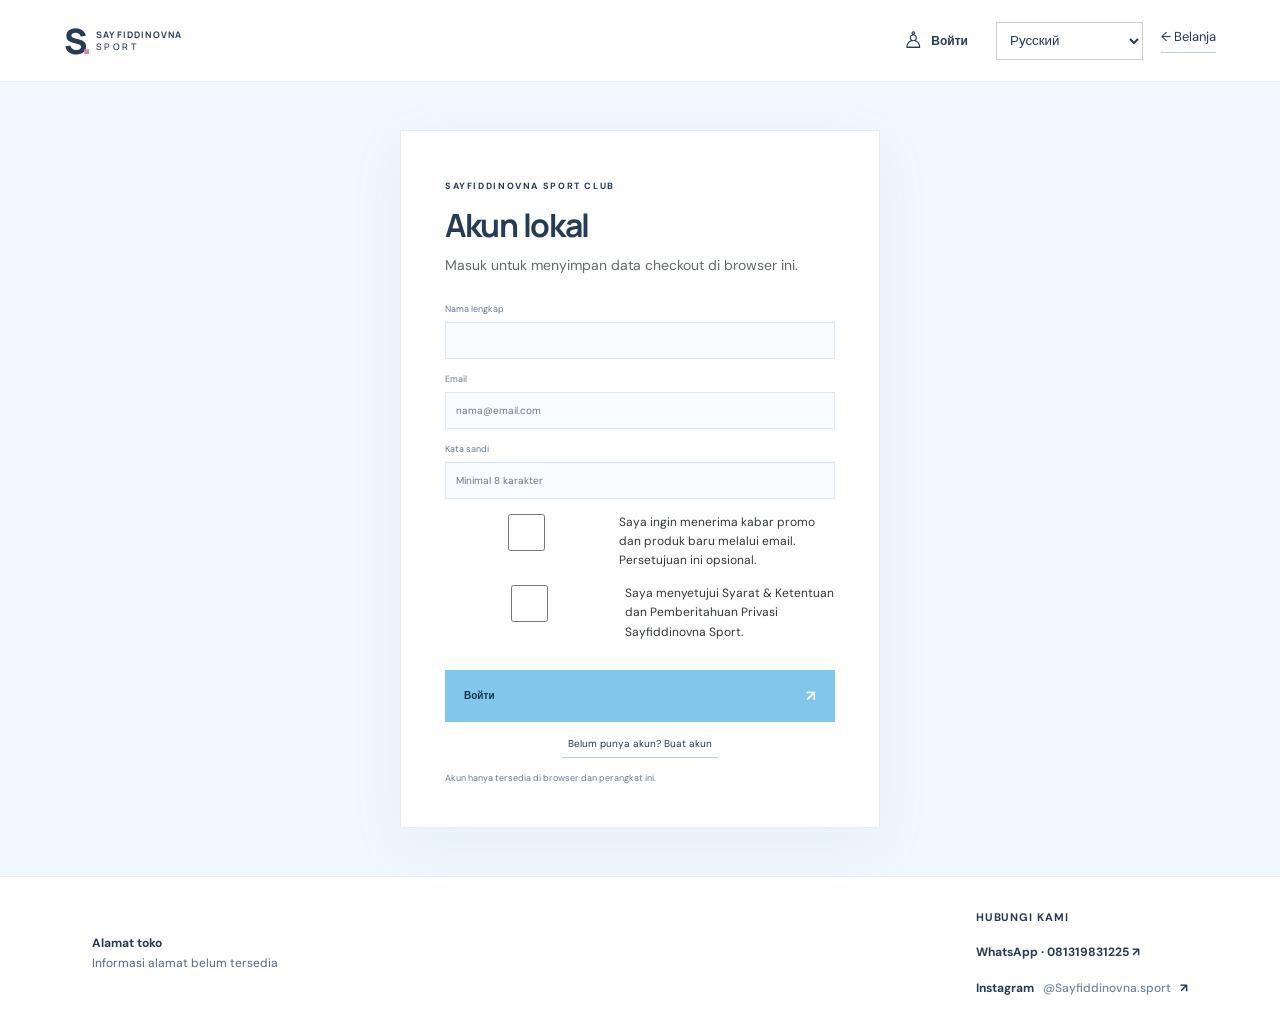
<file: akun.html>
<!doctype html>
<html lang="ru">
<head>
  <meta charset="utf-8">
  <meta name="viewport" content="width=device-width, initial-scale=1">
  <meta name="description" content="Kelola informasi akun Sayfiddinovna Sport.">
  <title>Akun saya — Sayfiddinovna Sport</title>
  <link rel="preconnect" href="https://fonts.googleapis.com">
  <link rel="preconnect" href="https://fonts.gstatic.com" crossorigin>
  <link href="https://fonts.googleapis.com/css2?family=DM+Sans:wght@400;500;600;700;800&family=Manrope:wght@400;500;600;700;800&display=swap" rel="stylesheet">
  <link rel="stylesheet" href="styles.css?v=20261020-5">
</head>
<body class="account-page">
  <a class="skip-link" href="#main">Lewati ke konten</a>
  <header class="account-header">
    <a class="brand" href="index.html" aria-label="Sayfiddinovna Sport, beranda"><span class="brand-mark">S<span>.</span></span><span class="brand-name">SAYFIDDINOVNA<br><b>SPORT</b></span></a>
    <div class="header-actions"><a class="text-link" href="katalog.html">Belanja</a></div>
  </header>
  <main id="main" class="account-dashboard">
    <aside class="account-sidebar" aria-label="Navigasi akun">
      <h1>Ringkasan akun</h1>
      <nav>
        <a class="active" href="#personal">Informasi pribadi <span>›</span></a>
        <a href="#address">Buku alamat <span>›</span></a>
        <a href="#preferences">Preferensi <span>›</span></a>
        <a href="#connected">Akun terhubung <span>›</span></a>
        <button id="account-logout" type="button">Keluar</button>
      </nav>
    </aside>
    <section class="account-content" aria-labelledby="profile-title">
      <div class="account-greeting"><span class="eyebrow">SAYFIDDINOVNA SPORT CLUB</span><p>Profil akun</p></div>
      <h2 id="profile-title">Detail saya</h2>
      <p class="account-lead">Perbarui informasi akun agar pesanan dan pengiriman berjalan lancar.</p>
      <section class="account-detail" id="personal">
        <div class="account-section-heading"><h3>Detail pribadi</h3><button class="text-link" id="profile-edit-toggle" type="button">Edit</button></div>
        <dl class="profile-details"><div><dt>Nama</dt><dd id="profile-name">—</dd></div><div><dt>Tanggal lahir</dt><dd>Belum ditambahkan</dd></div><div><dt>Jenis kelamin</dt><dd>Belum ditambahkan</dd></div></dl>
        <form id="profile-edit-form" class="form-grid profile-edit-form" hidden><label class="full-field">Nama lengkap<input name="name" autocomplete="name" required></label><button class="button button-dark" type="submit">Simpan perubahan</button><button class="button button-outline" id="profile-edit-cancel" type="button">Batal</button></form><p id="profile-message" role="status" aria-live="polite"></p>
      </section>
      <section class="account-detail" id="login-details">
        <h3>Detail login</h3><dl class="profile-details"><div><dt>Email</dt><dd id="profile-email">—</dd></div><div><dt>Kata sandi</dt><dd>••••••••</dd></div></dl>
        <a class="text-link" href="masuk.html">Kelola kata sandi</a>
      </section>
      <section class="account-detail" id="address"><h3>Buku alamat</h3><p id="saved-address">Belum ada alamat tersimpan. Alamat akan tersimpan setelah checkout.</p><a class="text-link" href="index.html?checkout=1#unggulan">Lanjutkan belanja</a></section>
      <section class="account-detail" id="preferences"><h3>Membership &amp; preferensi</h3><p id="member-summary">Kamu belum bergabung dengan program membership.</p><a class="text-link" href="membership.html">Lihat program membership</a></section>
      <section class="account-detail" id="connected"><h3>Akun terhubung</h3><p>Belum ada akun pihak ketiga yang terhubung.</p></section>
    </section>
  </main>
  <footer class="site-footer"><address><strong>Alamat toko</strong><br>Informasi alamat belum tersedia</address><div class="footer-contact"><strong>Hubungi kami</strong><a class="footer-contact-wa" href="https://wa.me/6281319831225?text=Halo%2C%20saya%20ingin%20bertanya%20tentang%20perlengkapan%20hoki." target="_blank" rel="noopener noreferrer">WhatsApp · 081319831225 ↗</a><a class="footer-instagram" href="https://www.instagram.com/Sayfiddinovna.sport/" target="_blank" rel="noopener noreferrer" aria-label="Instagram Sayfiddinovna Sport">Instagram <span>@Sayfiddinovna.sport</span> ↗</a></div></footer>
  <script src="account-dashboard.js?v=20261020-5"></script>
  <script src="language.js?v=20261101-5"></script>
<script src="header-controls.js?v=20261101-5"></script></body>
</html>
</file>
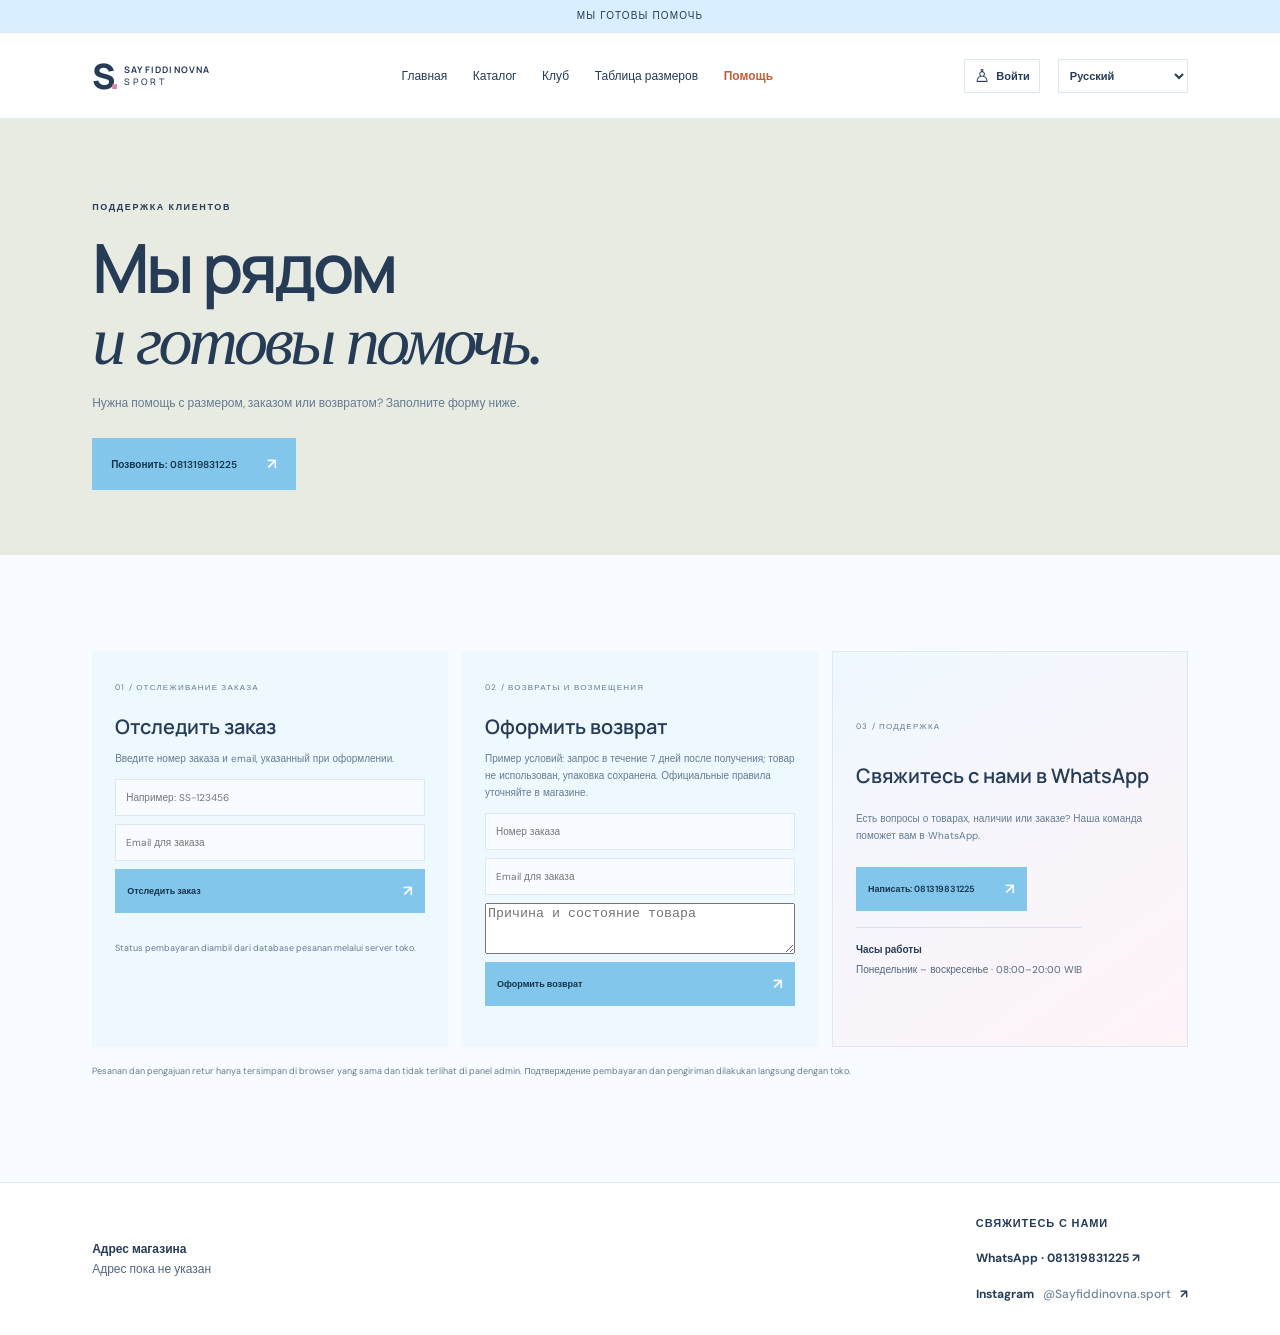
<file: layanan.html>
<!doctype html><html lang="ru"><head><meta charset="utf-8"><meta name="viewport" content="width=device-width,initial-scale=1"><meta name="description" content="Lacak pesanan, ajukan retur, dan hubungi customer service Sayfiddinovna Sport."><title>Layanan Pelanggan — Sayfiddinovna Sport</title><link rel="preconnect" href="https://fonts.googleapis.com"><link rel="preconnect" href="https://fonts.gstatic.com" crossorigin><link href="https://fonts.googleapis.com/css2?family=DM+Sans:wght@400;500;600;700&family=Manrope:wght@400;500;600;700;800&display=swap" rel="stylesheet"><link rel="stylesheet" href="styles.css?v=20261020-5"></head><body><a class="skip-link" href="#main">Lewati ke konten</a><div class="announcement">KAMI SIAP MEMBANTU PERMAINANMU</div><header class="site-header"><a class="brand" href="index.html"><span class="brand-mark">S<span>.</span></span><span class="brand-name">SAYFIDDINOVNA<br><b>SPORT</b></span></a><nav class="main-nav" aria-label="Navigasi utama"><a href="index.html">Beranda</a><a href="katalog.html">Katalog</a><a href="membership.html">Membership</a><a href="panduan-ukuran.html">Panduan ukuran</a><a class="nav-current" href="layanan.html">Bantuan</a></nav><div class="header-actions"><button class="menu-toggle" aria-label="Buka menu" aria-expanded="false">☰</button></div></header><main id="main"><section class="catalog-banner support-banner"><span class="eyebrow">CUSTOMER CARE</span><h1>Kami ada<br><em>untuk membantu.</em></h1><p>Perlu bantuan ukuran, pesanan, atau pengembalian barang? Gunakan formulir berikut.</p><a class="button button-dark" href="tel:+6281319831225">Hubungi 081319831225 <span>↗</span></a></section><section class="section support-page-section"><div class="service-grid support-page-grid"><article class="service-card"><span>01 / ORDER TRACKER</span><h3>Lacak pesanan</h3><p>Masukkan nomor pesanan dan email yang digunakan saat checkout.</p><form id="page-tracking-form"><input required name="order" placeholder="Contoh: SS-123456" aria-label="Nomor pesanan"><input required type="email" name="email" placeholder="Email checkout" aria-label="Email saat checkout"><button class="button button-dark">Lacak pesanan <span>↗</span></button><small id="page-tracking-result" aria-live="polite"></small></form><small>Status pembayaran diambil dari database pesanan melalui server toko.</small></article><article class="service-card"><span>02 / RETURNS & REFUNDS</span><h3>Ajukan pengembalian</h3><p>Contoh ketentuan: ajukan dalam 7 hari sejak barang diterima. Produk belum dipakai dan kemasan masih lengkap. Kebijakan resmi perlu dikonfirmasi toko.</p><form id="page-return-form"><input required name="order" placeholder="Nomor pesanan" aria-label="Nomor pesanan retur"><input required type="email" name="email" placeholder="Email checkout" aria-label="Email retur"><textarea required name="reason" rows="3" placeholder="Alasan dan kondisi barang" aria-label="Alasan retur"></textarea><button class="button button-dark">Ajukan pengembalian <span>↗</span></button><small id="page-return-result" aria-live="polite"></small></form></article><article class="service-card chat-card"><span>03 / CUSTOMER SUPPORT</span><h3>Hubungi WhatsApp kami</h3><p>Memiliki pertanyaan seputar produk, stok, atau pesanan? Tim kami siap membantu kamu langsung via WhatsApp.</p><a class="button button-dark" href="https://wa.me/6281319831225?text=Halo%2C%20saya%20ingin%20bertanya%20tentang%20produk%2C%20stok%2C%20atau%20pesanan." target="_blank" rel="noopener noreferrer">Chat 081319831225 <span>↗</span></a><div class="support-hours"><strong>Jam Operasional</strong><span>Senin – Minggu · 08.00–20.00 WIB</span></div></article></div><p class="support-disclaimer">Pesanan dan pengajuan retur hanya tersimpan di browser yang sama dan tidak terlihat di panel admin. Konfirmasi pembayaran dan pengiriman dilakukan langsung dengan toko.</p></section></main><footer class="site-footer"><address><strong>Alamat toko</strong><br>Informasi alamat belum tersedia</address><div class="footer-contact"><strong>Hubungi kami</strong><a class="footer-contact-wa" href="https://wa.me/6281319831225?text=Halo%2C%20saya%20ingin%20bertanya%20tentang%20perlengkapan%20hoki." target="_blank" rel="noopener noreferrer">WhatsApp · 081319831225 ↗</a><a class="footer-instagram" href="https://www.instagram.com/Sayfiddinovna.sport/" target="_blank" rel="noopener noreferrer" aria-label="Instagram Sayfiddinovna Sport">Instagram <span>@Sayfiddinovna.sport</span> ↗</a></div></footer><script src="support-page.js?v=20261101-1"></script><script src="language.js?v=20261101-5"></script><script src="header-controls.js?v=20261101-5"></script></body></html>
</file>
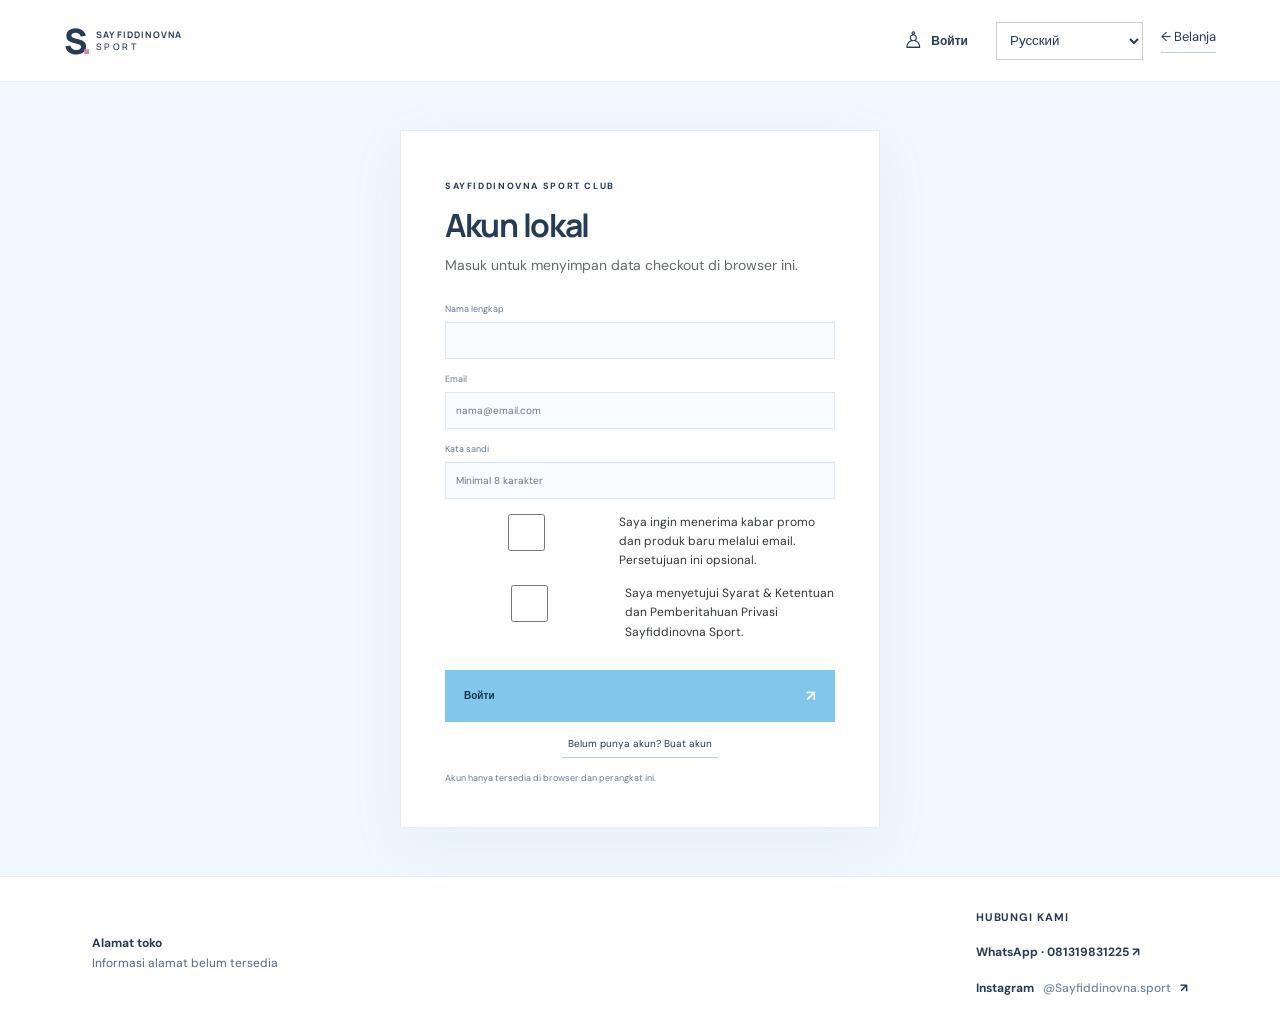
<file: masuk.html>
<!doctype html>
<html lang="ru">
<head>
  <meta charset="utf-8">
  <meta name="viewport" content="width=device-width, initial-scale=1">
  <meta name="description" content="Masuk atau buat akun Sayfiddinovna Sport.">
  <title>Masuk — Sayfiddinovna Sport</title>
  <link rel="preconnect" href="https://fonts.googleapis.com">
  <link rel="preconnect" href="https://fonts.gstatic.com" crossorigin>
  <link href="https://fonts.googleapis.com/css2?family=DM+Sans:wght@400;500;600;700&family=Manrope:wght@400;500;600;700;800&display=swap" rel="stylesheet">
  <link rel="stylesheet" href="styles.css">
</head>
<body class="account-page">
  <a class="skip-link" href="#main">Lewati ke konten</a>
  <header class="account-header">
    <a class="brand" href="index.html" aria-label="Sayfiddinovna Sport, beranda"><span class="brand-mark">S<span>.</span></span><span class="brand-name">SAYFIDDINOVNA<br><b>SPORT</b></span></a>
    <div class="header-actions"><a class="text-link" href="index.html">← Belanja</a></div>
  </header>
  <main id="main" class="auth-page-main">
    <section class="auth-page-card" aria-labelledby="auth-page-title">
      <span class="eyebrow">SAYFIDDINOVNA SPORT CLUB</span>
      <h1 id="auth-page-title">Selamat datang kembali</h1>
      <p class="auth-intro">Masuk untuk melihat profil, mengumpulkan poin, dan melanjutkan checkout.</p>
      <form id="login-page-form" class="form-grid">
        <label id="login-name-wrap" class="full-field" hidden><span id="login-name-label">Nama lengkap</span><input name="name" autocomplete="name"></label>
        <label class="full-field"><span id="login-email-label">Email</span><input required type="email" name="email" autocomplete="email" placeholder="nama@email.com"></label>
        <label class="full-field"><span id="login-password-label">Kata sandi</span><input required type="password" name="password" minlength="8" autocomplete="current-password" placeholder="Minimal 8 karakter"></label>
        <label class="auth-consent full-field"><input type="checkbox" name="marketing"><span id="marketing-copy">Saya ingin menerima kabar promo dan produk baru melalui email. Persetujuan ini opsional.</span></label>
        <label class="auth-consent full-field"><input required type="checkbox" name="terms"><span id="terms-copy">Saya menyetujui Syarat &amp; Ketentuan dan Pemberitahuan Privasi Sayfiddinovna Sport.</span></label>
        <p class="auth-message full-field" id="login-page-message" role="status" aria-live="polite"></p>
        <button class="button button-dark full-field" id="login-page-submit">Masuk <span>↗</span></button>
        <button class="text-link full-field auth-toggle" id="login-page-toggle" type="button">Belum punya akun? Buat akun</button>
      </form>
      <small class="demo-note">Akun disimpan hanya di browser ini. Gunakan perangkat dan browser yang sama untuk masuk.</small>
    </section>
  </main>
  <footer class="site-footer"><address><strong>Alamat toko</strong><br>Informasi alamat belum tersedia</address><div class="footer-contact"><strong>Hubungi kami</strong><a class="footer-contact-wa" href="https://wa.me/6281319831225?text=Halo%2C%20saya%20ingin%20bertanya%20tentang%20perlengkapan%20hoki." target="_blank" rel="noopener noreferrer">WhatsApp · 081319831225 ↗</a><a class="footer-instagram" href="https://www.instagram.com/Sayfiddinovna.sport/" target="_blank" rel="noopener noreferrer" aria-label="Instagram Sayfiddinovna Sport">Instagram <span>@Sayfiddinovna.sport</span> ↗</a></div></footer>
  <script src="account-page.js?v=20261020-6"></script>
  <script src="language.js?v=20261101-5"></script>
<script src="header-controls.js?v=20261101-5"></script></body>
</html>
</file>
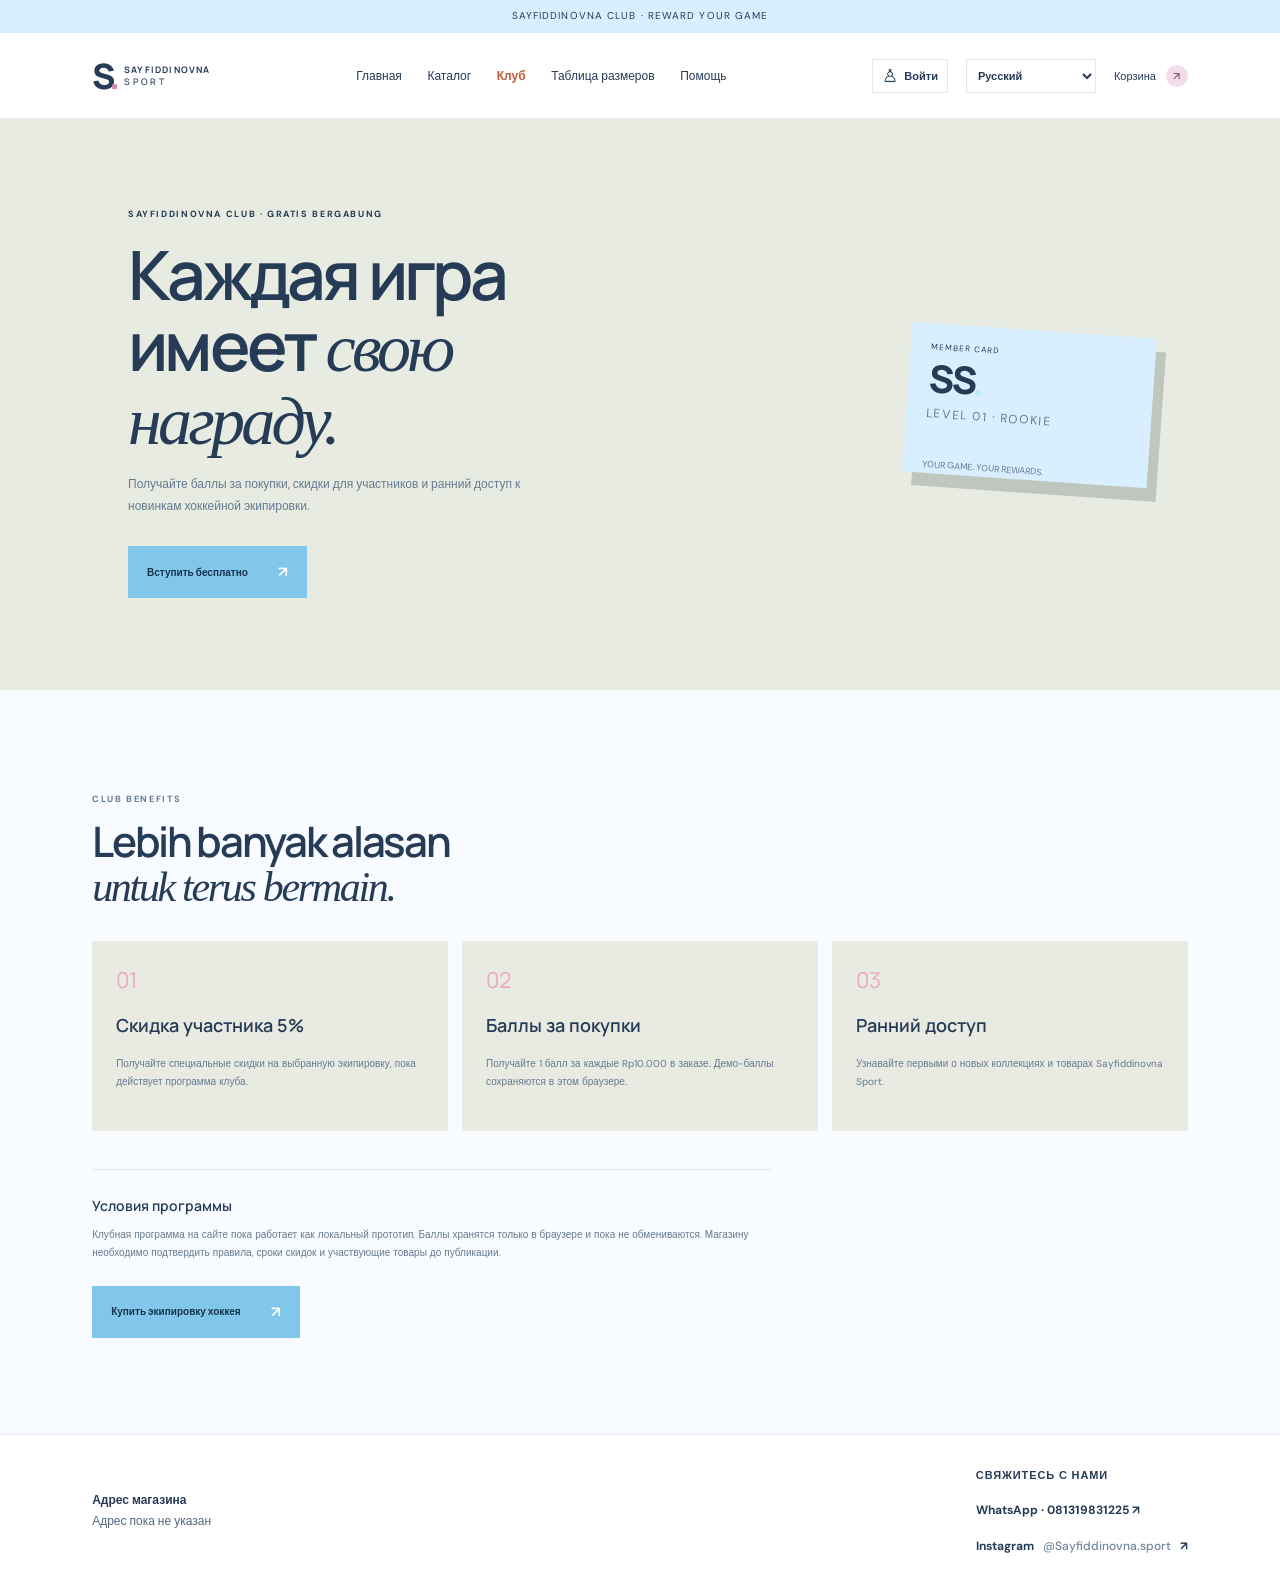
<file: membership.html>
<!doctype html><html lang="ru"><head><meta charset="utf-8"><meta name="viewport" content="width=device-width,initial-scale=1"><meta name="description" content="Gabung Sayfiddinovna Club untuk diskon gear hoki, poin reward, dan akses awal produk baru."><title>Membership — Sayfiddinovna Sport</title><link rel="preconnect" href="https://fonts.googleapis.com"><link rel="preconnect" href="https://fonts.gstatic.com" crossorigin><link href="https://fonts.googleapis.com/css2?family=DM+Sans:wght@400;500;600;700&family=Manrope:wght@400;500;600;700;800&display=swap" rel="stylesheet"><link rel="stylesheet" href="styles.css"></head><body><a class="skip-link" href="#main">Lewati ke konten</a><div class="announcement">SAYFIDDINOVNA CLUB · REWARD YOUR GAME</div><header class="site-header"><a class="brand" href="index.html"><span class="brand-mark">S<span>.</span></span><span class="brand-name">SAYFIDDINOVNA<br><b>SPORT</b></span></a><nav class="main-nav" aria-label="Navigasi utama"><a href="index.html">Beranda</a><a href="katalog.html">Katalog</a><a class="nav-current" href="membership.html">Membership</a><a href="panduan-ukuran.html">Panduan ukuran</a><a href="layanan.html">Bantuan</a></nav><div class="header-actions"><a class="cart-button" href="index.html?checkout=1#unggulan">Keranjang <span>↗</span></a><button class="menu-toggle" aria-label="Buka menu" aria-expanded="false">☰</button></div></header><main id="main"><section class="membership-hero"><div><span class="eyebrow">SAYFIDDINOVNA CLUB · GRATIS BERGABUNG</span><h1>Setiap permainan<br>ada <em>reward-nya.</em></h1><p>Kumpulkan poin setiap belanja, dapatkan diskon member, dan jadi yang pertama melihat gear hoki terbaru.</p><button class="button button-dark" id="membership-join">Gabung gratis <span>↗</span></button><small id="membership-status" aria-live="polite"></small></div><div class="member-card large-member-card"><span>MEMBER CARD</span><b>SS<span>.</span></b><p id="member-points">LEVEL 01 · ROOKIE</p><small>YOUR GAME. YOUR REWARDS.</small></div></section><section class="section benefits-section"><div class="section-heading"><div><span class="eyebrow">CLUB BENEFITS</span><h2>Lebih banyak alasan<br><em>untuk terus bermain.</em></h2></div></div><div class="benefit-grid"><article><b>01</b><h3>Diskon member 5%</h3><p>Nikmati potongan khusus untuk gear pilihan saat program membership aktif.</p></article><article><b>02</b><h3>Poin setiap transaksi</h3><p>Dapatkan 1 poin untuk setiap Rp10.000 dari nilai pesanan. Poin demo tercatat di browser ini.</p></article><article><b>03</b><h3>Akses lebih awal</h3><p>Jadi yang pertama mendapat kabar koleksi dan produk baru dari Sayfiddinovna Sport.</p></article></div><div class="membership-terms"><b>Catatan program</b><p>Program membership pada situs ini masih prototipe lokal. Poin tersimpan hanya di browser dan belum bisa ditukar. Ketentuan, periode diskon, serta produk yang memenuhi syarat perlu dikonfirmasi oleh toko sebelum dipublikasikan.</p><a class="button button-dark" href="katalog.html">Belanja perlengkapan hoki <span>↗</span></a></div></section></main><footer class="site-footer"><address><strong>Alamat toko</strong><br>Informasi alamat belum tersedia</address><div class="footer-contact"><strong>Hubungi kami</strong><a class="footer-contact-wa" href="https://wa.me/6281319831225?text=Halo%2C%20saya%20ingin%20bertanya%20tentang%20perlengkapan%20hoki." target="_blank" rel="noopener noreferrer">WhatsApp · 081319831225 ↗</a><a class="footer-instagram" href="https://www.instagram.com/Sayfiddinovna.sport/" target="_blank" rel="noopener noreferrer" aria-label="Instagram Sayfiddinovna Sport">Instagram <span>@Sayfiddinovna.sport</span> ↗</a></div></footer><script src="membership-page.js"></script><script src="language.js?v=20261101-5"></script><script src="header-controls.js?v=20261101-5"></script></body></html>
</file>
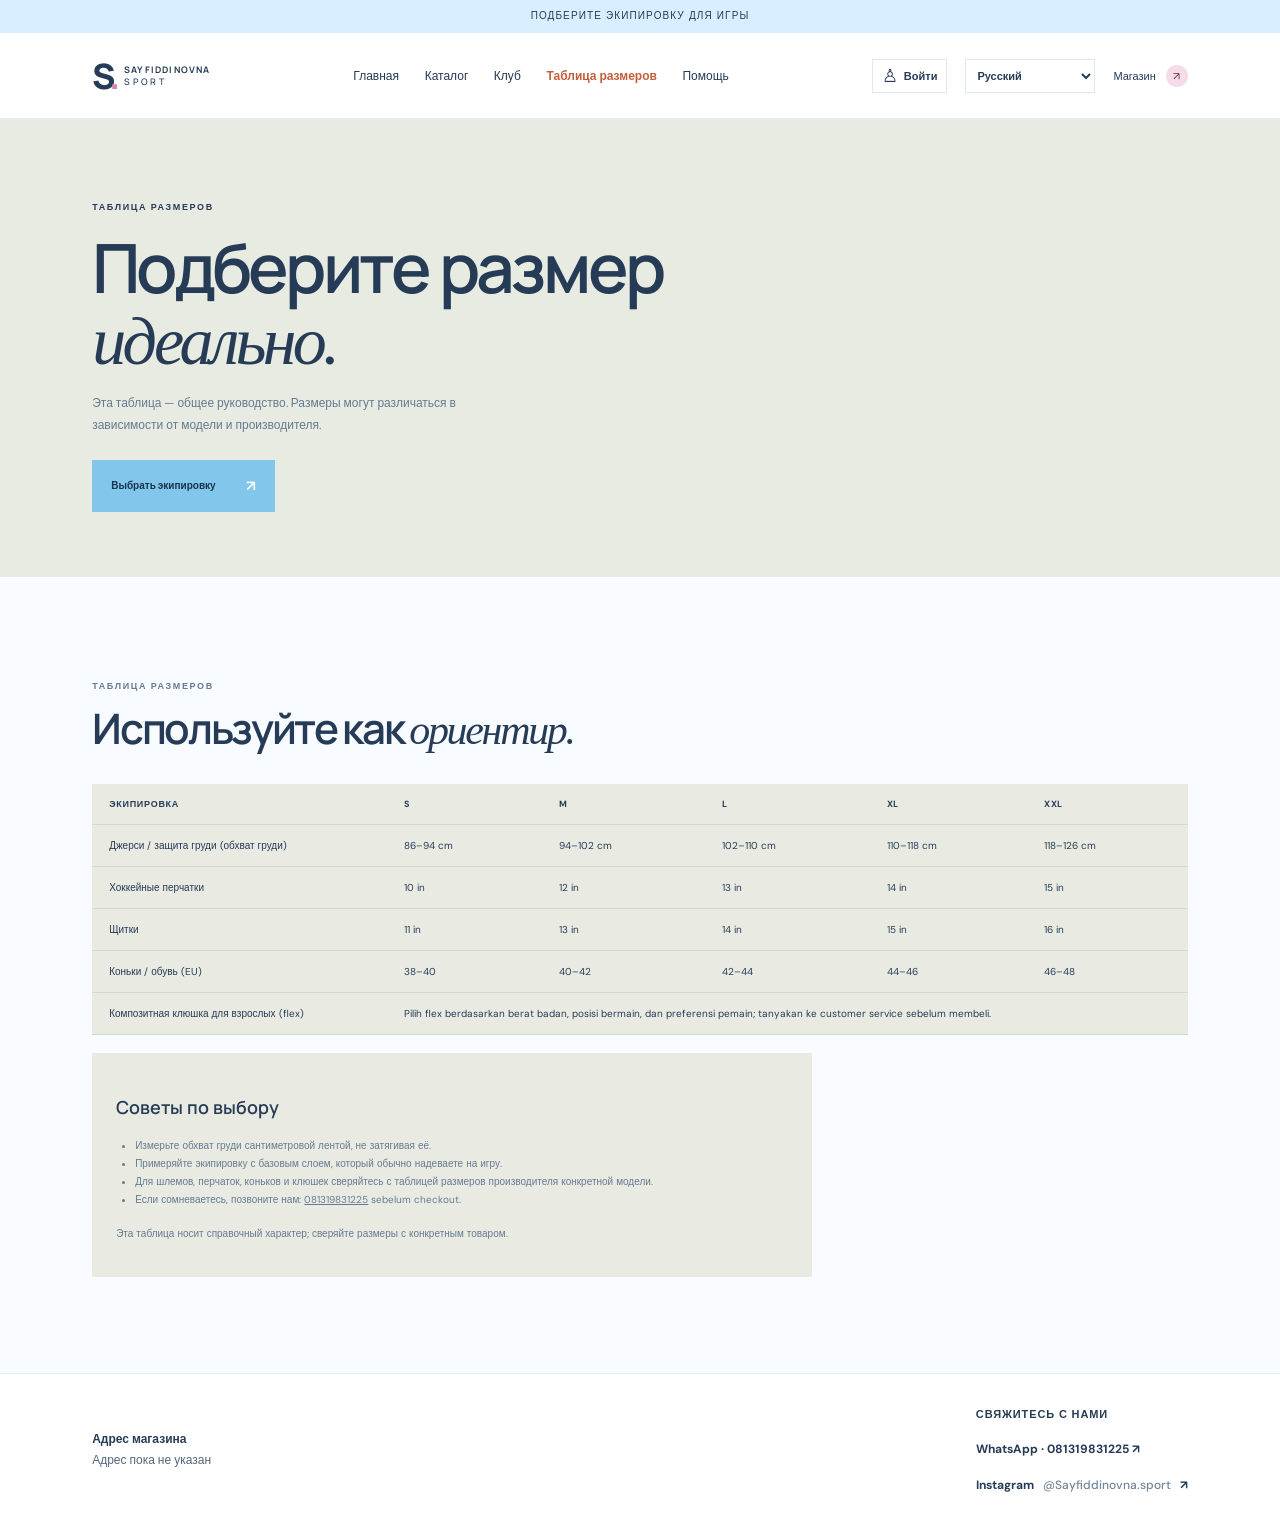
<file: panduan-ukuran.html>
<!doctype html><html lang="ru"><head><meta charset="utf-8"><meta name="viewport" content="width=device-width,initial-scale=1"><meta name="description" content="Panduan ukuran awal untuk perlengkapan hoki Sayfiddinovna Sport."><title>Panduan Ukuran — Sayfiddinovna Sport</title><link rel="preconnect" href="https://fonts.googleapis.com"><link rel="preconnect" href="https://fonts.gstatic.com" crossorigin><link href="https://fonts.googleapis.com/css2?family=DM+Sans:wght@400;500;600;700&family=Manrope:wght@400;500;600;700;800&display=swap" rel="stylesheet"><link rel="stylesheet" href="styles.css"></head><body><a class="skip-link" href="#main">Lewati ke konten</a><div class="announcement">PILIH FIT YANG TEPAT UNTUK PERMAINANMU</div><header class="site-header"><a class="brand" href="index.html"><span class="brand-mark">S<span>.</span></span><span class="brand-name">SAYFIDDINOVNA<br><b>SPORT</b></span></a><nav class="main-nav" aria-label="Navigasi utama"><a href="index.html">Beranda</a><a href="katalog.html">Katalog</a><a href="membership.html">Membership</a><a class="nav-current" href="panduan-ukuran.html">Panduan ukuran</a><a href="layanan.html">Bantuan</a></nav><div class="header-actions"><a class="cart-button" href="katalog.html">Belanja <span>↗</span></a><button class="menu-toggle" aria-label="Buka menu" aria-expanded="false">☰</button></div></header><main id="main"><section class="catalog-banner size-banner"><span class="eyebrow">SIZE GUIDE</span><h1>Temukan ukuran<br><em>yang pas.</em></h1><p>Panduan berikut adalah acuan umum. Ukuran dapat berbeda menurut model dan produsen.</p><a class="button button-dark" href="katalog.html">Pilih perlengkapan <span>↗</span></a></section><section class="section size-page-section"><div class="section-heading"><div><span class="eyebrow">KONVERSI UKURAN</span><h2>Gunakan sebagai <em>acuan.</em></h2></div></div><div class="table-scroll"><table><thead><tr><th>Perlengkapan</th><th>S</th><th>M</th><th>L</th><th>XL</th><th>XXL</th></tr></thead><tbody><tr><td>Jersey / pelindung dada (lingkar dada)</td><td>86–94 cm</td><td>94–102 cm</td><td>102–110 cm</td><td>110–118 cm</td><td>118–126 cm</td></tr><tr><td>Sarung tangan hoki</td><td>10 in</td><td>12 in</td><td>13 in</td><td>14 in</td><td>15 in</td></tr><tr><td>Shin guard</td><td>11 in</td><td>13 in</td><td>14 in</td><td>15 in</td><td>16 in</td></tr><tr><td>Sepatu / skate (EU)</td><td>38–40</td><td>40–42</td><td>42–44</td><td>44–46</td><td>46–48</td></tr><tr><td>Stick komposit senior (flex)</td><td colspan="5">Pilih flex berdasarkan berat badan, posisi bermain, dan preferensi pemain; tanyakan ke customer service sebelum membeli.</td></tr></tbody></table></div><div class="size-note"><h3>Tips memilih</h3><ul><li>Ukur lingkar dada dengan pita ukur tanpa menariknya terlalu kencang.</li><li>Coba perlengkapan bersama base layer yang biasa digunakan saat bermain.</li><li>Untuk helm, glove, skate, atau stick, gunakan panduan model spesifik dari produsen.</li><li>Bila ragu, hubungi kami di <a href="tel:+6281319831225">081319831225</a> sebelum checkout.</li></ul><p>Konversi di atas bersifat referensi umum dan perlu divalidasi terhadap produk aktual.</p></div></section></main><footer class="site-footer"><address><strong>Alamat toko</strong><br>Informasi alamat belum tersedia</address><div class="footer-contact"><strong>Hubungi kami</strong><a class="footer-contact-wa" href="https://wa.me/6281319831225?text=Halo%2C%20saya%20ingin%20bertanya%20tentang%20perlengkapan%20hoki." target="_blank" rel="noopener noreferrer">WhatsApp · 081319831225 ↗</a><a class="footer-instagram" href="https://www.instagram.com/Sayfiddinovna.sport/" target="_blank" rel="noopener noreferrer" aria-label="Instagram Sayfiddinovna Sport">Instagram <span>@Sayfiddinovna.sport</span> ↗</a></div></footer><script>document.querySelector('.menu-toggle').addEventListener('click',e=>{const nav=document.querySelector('.main-nav'),open=nav.classList.toggle('open');e.currentTarget.setAttribute('aria-expanded',String(open))})</script><script src="language.js?v=20261101-5"></script><script src="header-controls.js?v=20261101-5"></script></body></html>
</file>
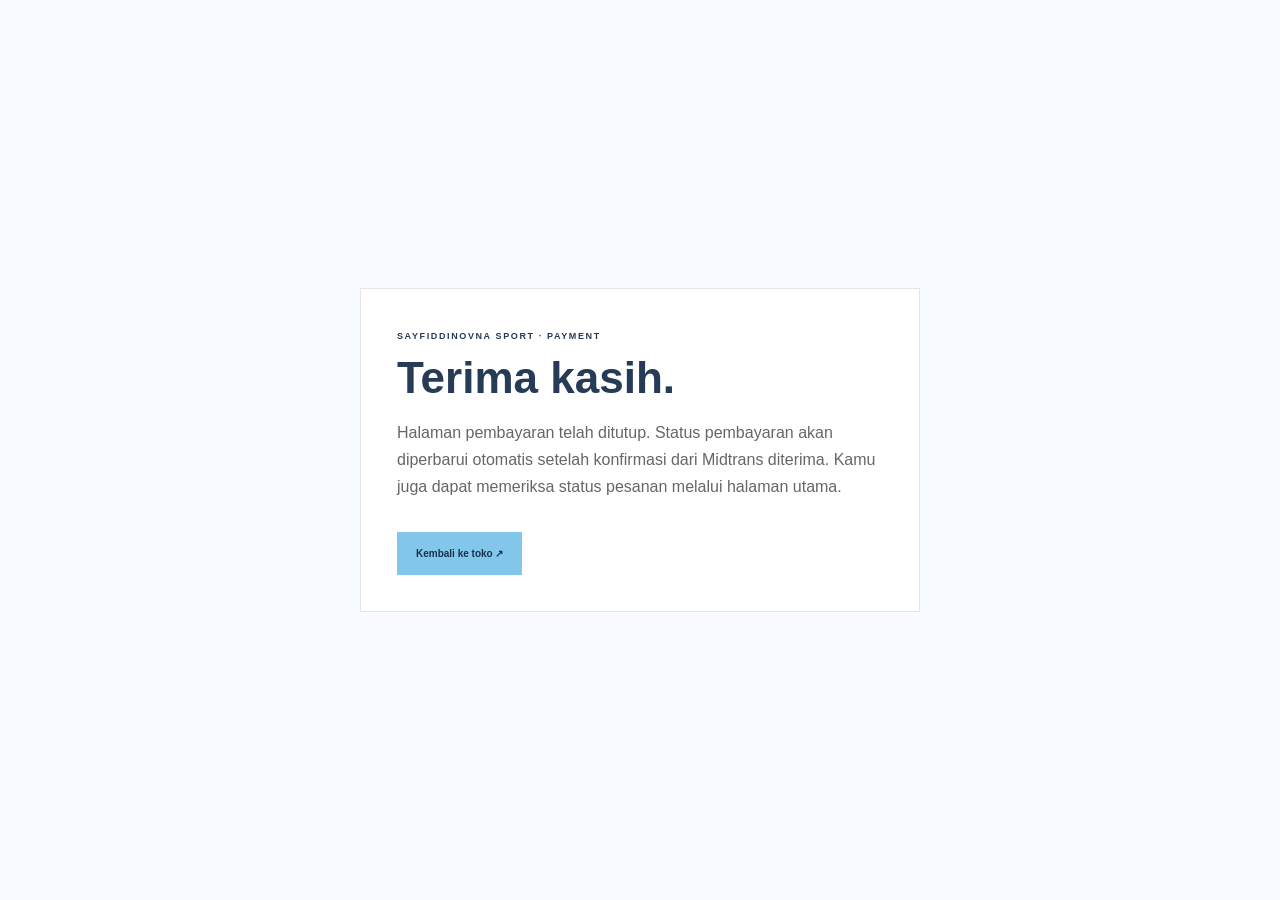
<file: payment-finish.html>
<!doctype html>
<html lang="id">
<head>
  <meta charset="utf-8">
  <meta name="viewport" content="width=device-width, initial-scale=1">
  <meta name="robots" content="noindex,nofollow">
  <title>Status Pembayaran · Sayfiddinovna Sport</title>
  <link rel="stylesheet" href="styles.css">
  <style>body{min-height:100vh;display:grid;place-items:center;padding:24px}.finish-card{max-width:560px;width:100%;padding:36px;background:#fff;border:1px solid #e8e5df}.finish-card h1{font-size:clamp(28px,5vw,44px);margin:10px 0}.finish-card p{line-height:1.7;color:#666}.finish-card a{display:inline-block;margin-top:16px}</style>
</head>
<body>
  <main class="finish-card">
    <span class="eyebrow">SAYFIDDINOVNA SPORT · PAYMENT</span>
    <h1>Terima kasih.</h1>
    <p>Halaman pembayaran telah ditutup. Status pembayaran akan diperbarui otomatis setelah konfirmasi dari Midtrans diterima. Kamu juga dapat memeriksa status pesanan melalui halaman utama.</p>
    <a class="button button-dark" href="index.html">Kembali ke toko ↗</a>
  </main>
</body>
</html>
</file>
<file: styles.css>
﻿@import url("pages.css");
:root{--ink:#263b56;--muted:#657b91;--paper:#f8fbff;--lime:#bfe8ff;--orange:#e8a9c2;--line:#dce9f2;--serif:Georgia,'Times New Roman',serif}*{box-sizing:border-box}html{scroll-behavior:smooth}body{margin:0;background:var(--paper);color:var(--ink);font-family:'DM Sans',sans-serif}button,a,input{font:inherit}a{color:inherit;text-decoration:none}button{color:inherit}.skip-link{position:absolute;left:-9999px;top:10px;background:white;padding:12px;z-index:50}.skip-link:focus{left:10px}.announcement{height:33px;background:var(--ink);color:#fff;text-align:center;font-size:10px;letter-spacing:.11em;padding:9px}.announcement span{color:var(--lime);margin-left:5px}.site-header{height:86px;display:flex;align-items:center;justify-content:space-between;padding:0 7.2%;border-bottom:1px solid var(--line);position:relative;z-index:5}.brand{display:flex;align-items:center;gap:9px}.brand-mark{font:800 35px Manrope;letter-spacing:-5px}.brand-mark span{color:var(--orange)}.brand-name{font:700 9px/1.25 Manrope;letter-spacing:.13em}.brand-name b{font-weight:500;letter-spacing:.27em}.main-nav{display:flex;gap:43px;font-size:12px}.main-nav a,.site-footer a{transition:opacity .2s}.main-nav a:hover,.site-footer a:hover{opacity:.6}.header-actions{display:flex;align-items:center;gap:18px}.icon-button,.menu-toggle{border:0;background:none;font-size:25px;cursor:pointer}.cart-button{border:0;background:none;font-size:11px;cursor:pointer}.cart-button span{display:inline-grid;place-items:center;background:var(--lime);border-radius:50%;width:22px;height:22px;margin-left:7px}.menu-toggle{display:none}.hero{min-height:595px;padding:54px 7.2% 55px;display:grid;grid-template-columns:.95fr 1.05fr;gap:5%;align-items:center}.hero-copy{padding:22px 0}.eyebrow{font-size:9px;letter-spacing:.18em;font-weight:700}.eyebrow i{display:inline-block;width:7px;height:7px;background:var(--orange);border-radius:50%;margin-right:8px}.hero h1,.section-heading h2,.manifesto h2,.newsletter h2{font:600 clamp(43px,5vw,68px)/1.03 Manrope;letter-spacing:-.055em;margin:24px 0 17px}.hero h1 em,.section-heading h2 em,.manifesto h2 em,.newsletter h2 em{font-family:var(--serif);font-weight:400;letter-spacing:-.055em}.hero-copy>p,.section-heading>p,.manifesto-copy>p,.newsletter p{font-size:13px;line-height:1.8;color:var(--muted);max-width:370px}.hero-actions{display:flex;gap:24px;align-items:center;margin-top:28px}.button{display:inline-flex;align-items:center;justify-content:space-between;gap:30px;border:0;padding:16px 19px;font-size:10px;font-weight:600;cursor:pointer}.button-dark{background:var(--ink);color:white}.button-dark span{font-size:15px;color:var(--lime)}.text-link{font-size:10px;border-bottom:1px solid #9aa69c;padding-bottom:7px}.text-link span{margin-left:10px}.hero-note{display:flex;align-items:center;gap:12px;margin-top:52px;font-size:9px;line-height:1.6;color:var(--muted)}.hero-note b{color:var(--ink)}.avatars{display:flex}.avatars span{width:26px;height:26px;display:grid;place-items:center;border:2px solid var(--paper);border-radius:50%;background:#db9b7f;color:#fff;font-size:8px;margin-right:-7px}.avatars span:nth-child(2){background:#67786a}.avatars span:nth-child(3){background:#c1a052}.hero-art{height:480px;position:relative;overflow:hidden;background:#dfe3cf;background-image:linear-gradient(147deg,transparent 40%,#c8d0b3 40.2%,#c8d0b3 40.7%,transparent 40.9%),linear-gradient(158deg,transparent 58%,#b3c0a4 58.2%,#b3c0a4 59%,transparent 59.2%),linear-gradient(180deg,#e8cfad 0%,#f0bb88 47%,#738b70 48%,#496353 100%)}.hero-art:after{content:'';position:absolute;inset:68% -10% -15%;border-radius:50% 50% 0 0;background:repeating-linear-gradient(175deg,#d66c45 0 2px,transparent 2px 22px);opacity:.8}.sun{position:absolute;top:17%;right:17%;height:125px;width:125px;background:#f3e5bb;border-radius:50%;box-shadow:0 0 75px #f9eac8;z-index:1}.art-orbit{position:absolute;border:1px solid #fff5db55;border-radius:50%;z-index:1}.orbit-one{width:380px;height:160px;right:-4%;top:40%;transform:rotate(-26deg)}.orbit-two{width:440px;height:205px;right:-4%;top:36%;transform:rotate(-26deg)}.runner{position:absolute;z-index:2;left:47%;top:29%;width:125px;height:290px;transform:rotate(-8deg)}.runner-head{position:absolute;width:33px;height:37px;background:#272d26;border-radius:48% 46% 42% 45%;top:4px;left:58px}.runner-body{position:absolute;width:55px;height:107px;top:42px;left:39px;background:#e65f3f;transform:rotate(18deg);clip-path:polygon(16% 0,87% 0,100% 75%,64% 100%,0 75%)}.runner-arm{position:absolute;left:26px;top:57px;width:77px;height:15px;background:#34382f;transform:rotate(125deg);border-radius:12px}.runner:before,.runner:after{content:'';position:absolute;top:127px;width:18px;height:100px;background:#252a25;border-radius:12px}.runner:before{left:60px;transform:rotate(28deg)}.runner:after{left:27px;transform:rotate(-30deg)}.runner-shadow{position:absolute;z-index:1;bottom:72px;left:38%;width:200px;height:23px;border-radius:50%;background:#203c31aa;filter:blur(12px)}.art-label{position:absolute;z-index:3;bottom:22px;left:24px;right:24px;display:flex;justify-content:space-between;color:#fff;font-size:8px;letter-spacing:.15em}.hero-sticker{position:absolute;z-index:3;top:22px;left:22px;background:var(--lime);height:75px;width:75px;border-radius:50%;display:grid;align-content:center;text-align:center;font-size:9px;font-weight:700;line-height:1.15;transform:rotate(-12deg)}.hero-sticker b{font-size:8px}.ticker{overflow:hidden;white-space:nowrap;background:var(--lime);padding:15px 0;font:700 10px Manrope;letter-spacing:.18em}.ticker div{width:max-content;animation:scroll 30s linear infinite}.ticker span{margin:0 30px;color:var(--orange)}@keyframes scroll{to{transform:translateX(-45%)}}.section{padding:96px 7.2%}.section-heading{display:flex;align-items:end;justify-content:space-between;margin-bottom:32px}.section-heading .eyebrow{color:var(--muted)}.section-heading h2{font-size:42px;margin:13px 0 0}.section-heading>p{margin:0 0 4px;max-width:250px;font-size:11px}.category-grid{display:grid;grid-template-columns:repeat(3,1fr);gap:15px}.category-card{height:285px;position:relative;overflow:hidden;padding:19px;background:#e9e9df;display:flex;flex-direction:column;justify-content:space-between}.cat-train{background:#e4e6d7}.cat-life{background:#eee5d9}.category-number{font-size:9px;color:#718076;letter-spacing:.12em}.cat-graphic{position:absolute;left:50%;top:42%;transform:translate(-50%,-50%);display:grid;place-items:center}.shoe-graphic{font-size:99px;font-family:Manrope;font-weight:200;transform:translate(-50%,-48%) rotate(-35deg);color:#e07850;text-shadow:13px 15px 0 #274138}.ball-graphic{height:123px;width:123px;border-radius:50%;background:#e8814d;box-shadow:inset -20px -15px 0 #d66a42,12px 16px 20px #53634144;position:absolute}.ball-graphic i{border:2px solid #f5ca9f;width:124px;height:50px;border-radius:50%;transform:rotate(48deg)}.bottle-graphic{height:132px;width:62px;border-radius:13px 13px 18px 18px;background:#607767;box-shadow:inset -11px 0 #4f6859,11px 14px 20px #53634144;position:absolute}.bottle-graphic:before{content:'';position:absolute;top:-14px;left:18px;width:27px;height:18px;background:#465b4e;border-radius:4px 4px 0 0}.bottle-graphic i{position:absolute;width:2px;height:50px;background:#aebc9d;left:18px;top:35px}.category-bottom{position:relative;display:flex;justify-content:space-between;align-items:end}.category-bottom h3{font:600 24px Manrope;letter-spacing:-.04em;margin:0 0 5px}.category-bottom span{font-size:9px;color:#65756b}.category-bottom>b{font-size:18px;font-weight:400}.products-section{padding-top:38px}.filters{display:flex;gap:8px;margin:5px 0 22px}.filter{padding:8px 13px;background:none;border:1px solid var(--line);border-radius:20px;font-size:9px;cursor:pointer}.filter.active,.filter:hover{background:var(--ink);border-color:var(--ink);color:white}.product-grid{display:grid;grid-template-columns:repeat(4,1fr);gap:16px}.product-card{min-width:0}.product-image{height:244px;position:relative;display:grid;place-items:center;overflow:hidden;background:#e9eadf}.product-card:nth-child(4n+2) .product-image{background:#e8ded3}.product-card:nth-child(4n+3) .product-image{background:#e6e7db}.product-card:nth-child(4n+4) .product-image{background:#e9e5d8}.product-badge{position:absolute;top:12px;left:12px;z-index:1;background:var(--lime);padding:6px 8px;font-size:8px;text-transform:uppercase;letter-spacing:.08em}.product-visual{width:155px;height:140px;display:grid;place-items:center;font-size:85px;filter:drop-shadow(7px 12px 6px #384a3b30);transition:transform .35s}.product-card:hover .product-visual{transform:translateY(-5px) rotate(-4deg)}.visual-shoe{color:#da7452}.visual-shirt{color:#496b58}.visual-ball{color:#e5814e}.visual-bottle{color:#638173}.add-button{position:absolute;bottom:12px;right:12px;border:0;background:var(--paper);width:34px;height:34px;border-radius:50%;font-size:19px;cursor:pointer;transition:background .2s}.add-button:hover{background:var(--lime)}.product-info{padding:12px 2px;display:flex;justify-content:space-between;gap:5px}.product-info h3{font-size:11px;margin:0 0 5px;font-weight:600}.product-info span{font-size:9px;color:var(--muted)}.product-info strong{font-size:10px;white-space:nowrap;padding-top:2px}.manifesto{display:grid;grid-template-columns:1fr 1fr;background:#e8eae0;margin:20px 7.2% 90px;min-height:480px}.manifesto-image{margin:22px;min-height:430px;position:relative;overflow:hidden;background:linear-gradient(155deg,#e6b37d,#dd7850 61%,#607560 61%)}.manifesto-image:after{content:'';position:absolute;bottom:-30%;left:-20%;width:140%;height:70%;background:repeating-linear-gradient(172deg,#f1c28a 0 2px,transparent 2px 32px);transform:rotate(-3deg)}.manifesto-sun{position:absolute;right:14%;top:16%;height:125px;width:125px;border-radius:50%;background:#f6d397}.manifesto-image>span{position:absolute;z-index:1;top:28%;left:12%;font:800 48px/1 Manrope;letter-spacing:-.08em;color:#fff}.manifesto-image>span em{font-family:var(--serif);font-weight:400}.manifesto-circle{position:absolute;z-index:2;right:12%;bottom:12%;width:83px;height:83px;border-radius:50%;display:grid;place-content:center;text-align:center;font-size:8px;line-height:1.5;letter-spacing:.12em;background:var(--lime);transform:rotate(10deg)}.manifesto-copy{padding:65px 12% 40px 10%;align-self:center}.manifesto-copy .eyebrow{color:var(--muted)}.manifesto h2{font-size:39px;line-height:1.13;margin:18px 0}.manifesto-copy>p{font-size:11px;margin-bottom:23px}.manifesto-copy .button{font-size:9px;padding:14px 16px}.manifesto-stat{display:flex;justify-content:space-between;border-top:1px solid #cdd3c7;margin-top:36px;padding-top:19px}.manifesto-stat div{display:flex;align-items:center;gap:9px}.manifesto-stat b{font:20px Manrope;color:var(--orange)}.manifesto-stat span{font-size:8px;line-height:1.5;color:var(--muted)}.newsletter{padding:48px 7.2%;background:var(--lime);display:flex;align-items:center;justify-content:space-between}.newsletter h2{font-size:37px;margin:12px 0 7px}.newsletter p{font-size:10px;margin:0}.newsletter form{width:min(380px,42%);position:relative;display:flex;border-bottom:1px solid var(--ink);padding-bottom:8px}.newsletter input{border:0;outline:0;background:transparent;width:100%;font-size:11px}.newsletter input::placeholder{color:#526144}.newsletter form button{background:var(--ink);color:var(--lime);border:0;border-radius:50%;width:32px;height:32px;cursor:pointer}.newsletter small{position:absolute;top:44px;font-size:9px}.site-footer{padding:33px 7.2%;display:flex;align-items:center;justify-content:space-between;gap:20px}.footer-brand .brand-mark{font-size:27px}.site-footer>span,.site-footer small,.site-footer>div{font-size:9px;color:var(--muted)}.site-footer>div{display:flex;gap:20px}.cart-drawer{position:fixed;inset:0;z-index:20;visibility:hidden}.cart-drawer.open{visibility:visible}.drawer-backdrop{position:absolute;inset:0;background:#14282288;opacity:0;transition:opacity .25s}.cart-drawer.open .drawer-backdrop{opacity:1}.drawer-panel{position:absolute;right:0;top:0;height:100%;width:min(420px,100%);background:var(--paper);padding:26px;transform:translateX(100%);transition:transform .3s;display:flex;flex-direction:column}.cart-drawer.open .drawer-panel{transform:translateX(0)}.drawer-heading{display:flex;align-items:center;justify-content:space-between;border-bottom:1px solid var(--line);padding-bottom:15px}.drawer-heading h2{font:600 21px Manrope;margin:0}.drawer-heading h2 span{font-size:12px;color:var(--muted)}.drawer-heading button{background:none;border:0;font-size:28px;cursor:pointer}.cart-items{flex:1;overflow:auto}.empty-cart{font-size:12px;line-height:1.8;color:var(--muted);text-align:center;margin-top:75px}.cart-row{display:grid;grid-template-columns:60px 1fr auto;gap:12px;padding:16px 0;border-bottom:1px solid var(--line);align-items:center}.cart-thumb{width:60px;height:60px;background:#e3e5da;display:grid;place-items:center;font-size:28px;color:var(--orange)}.cart-row b{font-size:10px}.cart-row small{display:block;margin-top:6px;color:var(--muted);font-size:9px}.cart-row button{border:0;background:none;font-size:15px;cursor:pointer}.drawer-total{border-top:1px solid var(--line);padding-top:18px;display:flex;justify-content:space-between;align-items:center;font-size:12px}.drawer-total .button{width:100%;margin-top:18px}.toast{position:fixed;bottom:22px;left:50%;transform:translate(-50%,20px);opacity:0;pointer-events:none;background:var(--ink);color:white;padding:12px 19px;font-size:10px;z-index:30;transition:.25s}.toast.show{opacity:1;transform:translate(-50%,0)}.sr-only{position:absolute;width:1px;height:1px;padding:0;margin:-1px;overflow:hidden;clip:rect(0,0,0,0);white-space:nowrap;border:0}
@media(max-width:850px){.site-header{padding:0 5%;height:74px}.hero{padding:38px 5%;gap:3%;min-height:540px}.hero-art{height:420px}.hero h1{font-size:49px}.section{padding:75px 5%}.manifesto{margin:20px 5% 70px}.product-image{height:200px}.manifesto-copy{padding:45px 8%}.manifesto h2{font-size:32px}.site-footer{padding:30px 5%}}@media(max-width:620px){.announcement{font-size:8px;height:30px}.site-header{height:68px}.brand-mark{font-size:29px}.brand-name{font-size:8px}.main-nav{display:none;position:absolute;left:0;right:0;top:68px;background:var(--paper);padding:22px 5%;border-bottom:1px solid var(--line);flex-direction:column;gap:20px}.main-nav.open{display:flex}.menu-toggle{display:block;font-size:20px}.search-toggle{display:none}.header-actions{gap:8px}.cart-button{font-size:10px}.hero{grid-template-columns:1fr;padding-top:32px;gap:22px}.hero-copy{padding:5px 0}.hero h1{font-size:47px;margin-top:18px}.hero-copy>p{font-size:12px}.hero-note{margin-top:27px}.hero-art{height:350px}.runner{transform:scale(.85) rotate(-8deg);transform-origin:top left;left:44%}.sun{width:95px;height:95px}.section{padding:65px 5%}.section-heading{align-items:start;gap:15px;flex-direction:column}.section-heading h2{font-size:35px}.section-heading>p{font-size:10px}.category-grid{grid-template-columns:1fr;gap:10px}.category-card{height:220px}.cat-graphic{top:43%}.shoe-graphic{font-size:75px}.products-section{padding-top:10px}.product-grid{grid-template-columns:repeat(2,1fr);gap:8px 12px}.product-image{height:175px}.product-visual{font-size:68px}.product-info h3{font-size:10px}.product-info strong{font-size:9px}.manifesto{grid-template-columns:1fr;margin:10px 5% 55px}.manifesto-image{min-height:300px;margin:12px}.manifesto-image>span{font-size:40px}.manifesto-copy{padding:28px 7% 32px}.manifesto h2{font-size:32px}.manifesto-stat{gap:4px}.manifesto-stat div{gap:5px}.manifesto-stat b{font-size:17px}.manifesto-stat span{font-size:7px}.newsletter{padding:38px 5%;align-items:flex-start;gap:26px;flex-direction:column}.newsletter h2{font-size:33px}.newsletter form{width:100%}.site-footer{padding:26px 5%;flex-wrap:wrap}.site-footer>span{display:none}.site-footer>div{order:3;width:100%;justify-content:space-between}.site-footer small{font-size:8px}.ticker{padding:13px 0}}
@media(prefers-reduced-motion:reduce){html{scroll-behavior:auto}*,*:before,*:after{animation-duration:.01ms!important;animation-iteration-count:1!important;transition-duration:.01ms!important}}

/* Hockey catalog and purchase flow */
.hockey-art{background-image:linear-gradient(155deg,transparent 48%,#b8c5af 48.2%,#b8c5af 49%,transparent 49.2%),linear-gradient(180deg,#e6c69d 0%,#f0ac78 52%,#718b79 52.2%,#344e44 100%)}.hockey-art:after{inset:78% -10% -15%;background:repeating-linear-gradient(175deg,#f3f0d6 0 2px,transparent 2px 35px);opacity:.55}.puck{position:absolute;z-index:2;bottom:24%;left:34%;width:85px;height:27px;background:#202722;border-radius:50%;box-shadow:0 18px 8px #1b292677}.hockey-stick{position:absolute;z-index:2;width:15px;height:300px;background:#293d38;left:59%;top:29%;transform:rotate(34deg);border-radius:8px}.hockey-stick:after{content:'';position:absolute;bottom:-10px;left:-30px;width:65px;height:17px;border-radius:2px 2px 12px 4px;background:#202a25;transform:rotate(-36deg)}.catalog-tools{display:grid;gap:17px;padding:19px;background:#e9ebe2;margin-bottom:14px}.search-field{height:42px;background:var(--paper);display:flex;align-items:center;gap:10px;padding:0 12px}.search-field span{font-size:20px}.search-field input{border:0;outline:0;background:none;width:100%;font-size:11px}.filter-fields{display:grid;grid-template-columns:repeat(5,1fr);gap:12px}.filter-fields label,.form-grid label{display:grid;gap:7px;font-size:9px;color:var(--muted)}.filter-fields select,.form-grid input,.form-grid select,.form-grid textarea,.service-card input,.promo-row input{width:100%;border:1px solid var(--line);background:var(--paper);padding:10px;font-size:10px;color:var(--ink);min-height:37px}.filter-fields input[type=range]{padding:0;min-height:15px;accent-color:var(--ink)}.result-line{display:flex;align-items:center;justify-content:space-between;margin:13px 0;font-size:10px;color:var(--muted)}.result-line .text-link{border:0;background:none;cursor:pointer}.product-image{width:100%;border:0;cursor:pointer}.product-visual{font-size:83px}.visual-stick{color:#7b5843;transform:rotate(18deg)}.visual-ball,.visual-puck{color:#df744f}.visual-helmet,.visual-pads,.visual-glove{color:#496b58}.visual-jersey{color:#d66e4d}.visual-skate{color:#687a8c}.visual-goalie{color:#647b63}.visual-bag{color:#4a6256}.visual-tape{color:#d59b4f}.product-card:nth-child(3n+2) .product-image{background:#e8ded3}.product-card:nth-child(3n+3) .product-image{background:#e6e7db}.quick-view{position:absolute;bottom:13px;right:13px;background:var(--paper);font-size:9px;padding:9px 11px}.product-image:hover .quick-view{background:var(--lime)}.product-colors{display:block;margin-top:5px;color:#858e83!important}.empty-results{grid-column:1/-1;font-size:12px;color:var(--muted);padding:35px;text-align:center}.membership-section{margin:0 7.2% 70px;padding:52px 7%;display:flex;align-items:center;justify-content:space-between;background:var(--lime)}.membership-section h2{font:600 43px/1.05 Manrope;letter-spacing:-.05em;margin:15px 0}.membership-section h2 em{font-family:var(--serif);font-weight:400}.membership-section p{font-size:11px;line-height:1.8;color:#526144;max-width:390px}.membership-section .button{margin-top:12px}.member-card{width:245px;height:150px;padding:18px 20px;background:var(--ink);color:white;display:flex;flex-direction:column;justify-content:space-between;transform:rotate(4deg);box-shadow:10px 13px 0 #18342e33}.member-card>span,.member-card p,.member-card small{font-size:8px;letter-spacing:.13em;margin:0}.member-card>b{font:800 38px Manrope;letter-spacing:-.1em}.member-card>b span{color:var(--lime)}.member-card small{letter-spacing:0;color:#d8e1d3}.tools-section{padding-top:35px}.table-scroll{overflow:auto;background:#e9ebe2}.table-scroll table{border-collapse:collapse;width:100%;min-width:650px;text-align:left;font-size:10px}.table-scroll th,.table-scroll td{padding:14px 17px;border-bottom:1px solid #d4d9ce}.table-scroll th{font-size:9px;letter-spacing:.08em;text-transform:uppercase}.service-grid{display:grid;grid-template-columns:repeat(3,1fr);gap:14px}.service-card{background:#e9ebe2;padding:23px;min-height:250px}.service-card>span{font-size:8px;letter-spacing:.15em;color:var(--muted)}.service-card h3{font:600 20px Manrope;margin:18px 0 8px}.service-card p,.service-card small{font-size:10px;line-height:1.7;color:var(--muted)}.service-card form{display:grid;gap:8px;margin-top:12px}.service-card .button{padding:12px;font-size:9px}.service-card form small{color:var(--ink)}.button-outline{border:1px solid var(--ink);background:transparent;color:var(--ink);padding:12px 15px}.service-card>.button{margin-top:10px}.flow-modal{position:fixed;inset:0;z-index:40;display:grid;place-items:center;padding:18px;visibility:hidden;opacity:0;transition:opacity .2s,visibility .2s}.flow-modal.open{visibility:visible;opacity:1}.flow-backdrop{position:absolute;inset:0;background:#122720b8}.flow-panel{position:relative;z-index:1;width:min(680px,100%);max-height:min(90vh,850px);overflow:auto;background:var(--paper);padding:28px}.flow-head{display:flex;align-items:start;justify-content:space-between;border-bottom:1px solid var(--line);padding-bottom:17px}.flow-head h2{font:600 26px Manrope;letter-spacing:-.04em;margin:8px 0 0}.modal-x{border:0;background:none;font-size:28px;cursor:pointer;line-height:1}.step-indicator{display:grid;grid-template-columns:repeat(4,1fr);gap:6px;padding:20px 0}.step{display:flex;align-items:center;gap:7px;color:#929b91;font-size:8px}.step b{width:24px;height:24px;border:1px solid #c7cec2;border-radius:50%;display:grid;place-items:center}.step.current,.step.done{color:var(--ink)}.step.current b,.step.done b{background:var(--lime);border-color:var(--lime)}.choice-grid{display:grid;grid-template-columns:1fr 1fr;gap:10px;margin:6px 0 17px}.choice-card{padding:15px;border:1px solid var(--line);display:grid;grid-template-columns:18px 1fr;gap:4px 8px;cursor:pointer}.choice-card input{grid-row:span 2;accent-color:var(--ink)}.choice-card b{font-size:11px}.choice-card small{font-size:9px;color:var(--muted)}.form-grid{display:grid;grid-template-columns:1fr 1fr;gap:14px}.form-grid .full-field{grid-column:1/-1}.form-grid .button{justify-content:space-between}.form-grid input:focus,.form-grid textarea:focus,.form-grid select:focus,.service-card input:focus,.promo-row input:focus{outline:2px solid #728d6d;outline-offset:1px}.payment-options{display:grid;gap:9px}.payment-option{padding:13px;border:1px solid var(--line);display:flex;align-items:center;gap:12px;cursor:pointer}.payment-option input{accent-color:var(--ink)}.payment-option span{display:grid;gap:4px}.payment-option b{font-size:11px}.payment-option small{font-size:9px;color:var(--muted)}.form-actions{display:flex;justify-content:space-between;gap:10px;margin-top:16px}.demo-note{display:block;margin-top:13px;color:var(--muted);font-size:9px;line-height:1.6}.confirmation h3,.order-success h3{font:600 18px Manrope}.summary-lines{border-block:1px solid var(--line);padding:8px 0}.summary-lines p{display:flex;justify-content:space-between;gap:12px;font-size:10px;color:var(--muted)}.summary-lines b{white-space:nowrap;color:var(--ink)}.summary-lines .grand-total{border-top:1px solid var(--line);padding-top:12px;font-size:12px;color:var(--ink)}.address-preview{background:#e9ebe2;padding:13px;font-size:10px;line-height:1.8;margin-top:13px}.order-success{text-align:center;padding:28px 10px}.order-success>span{display:grid;place-items:center;width:48px;height:48px;border-radius:50%;background:var(--lime);font-size:24px;margin:0 auto}.order-success p{font-size:11px;line-height:1.7;color:var(--muted)}.product-panel{width:min(720px,100%);display:grid;grid-template-columns:.8fr 1fr;gap:25px;align-items:center;overflow:visible}.floating-x{position:absolute;right:15px;top:12px}.detail-visual{height:290px;display:grid;place-items:center;background:#e6e7db;font-size:105px;color:var(--ink)}.detail-copy{padding:24px 8px}.detail-copy h2{font:600 27px Manrope;line-height:1.12;letter-spacing:-.04em}.detail-price{font-size:14px}.detail-copy p{font-size:10px;color:var(--muted);line-height:1.7}.quantity-input{display:flex;align-items:center}.quantity-input button{height:37px;width:38px;background:#e9ebe2;border:1px solid var(--line);cursor:pointer}.quantity-input input{text-align:center;max-width:75px}.promo-row{padding:14px 0;border-top:1px solid var(--line);font-size:10px}.promo-row>label{display:block;margin-bottom:8px}.promo-row>div{display:flex;gap:6px}.promo-row button{border:1px solid var(--ink);background:none;padding:0 14px;font-size:9px;cursor:pointer}.promo-row small{display:block;margin-top:7px;color:var(--muted);font-size:8px}.drawer-total{display:grid;grid-template-columns:1fr auto}.drawer-total .button{grid-column:1/-1}.qty-control{display:flex;align-items:center;gap:9px;margin-top:6px}.qty-control button{border:1px solid var(--line);background:none;width:22px;height:22px;cursor:pointer}.qty-control span{font-size:10px}.return-panel{width:min(540px,100%)}@media(max-width:850px){.filter-fields{grid-template-columns:repeat(3,1fr)}.membership-section{margin:0 5% 55px;padding:38px 5%}.service-grid{grid-template-columns:1fr 1fr}.chat-card{grid-column:1/-1}}@media(max-width:620px){.filter-fields{grid-template-columns:1fr 1fr}.membership-section{flex-direction:column;align-items:start;gap:30px}.membership-section h2{font-size:36px}.member-card{align-self:center}.service-grid{grid-template-columns:1fr}.chat-card{grid-column:auto}.flow-modal{padding:8px}.flow-panel{padding:20px 16px;max-height:94vh}.step{flex-direction:column;align-items:flex-start;gap:5px;font-size:7px}.step-indicator{gap:3px}.form-grid{grid-template-columns:1fr}.form-grid .full-field{grid-column:auto}.product-panel{grid-template-columns:1fr;gap:3px;overflow:auto}.detail-visual{height:180px;font-size:75px}.detail-copy{padding:10px 3px}.detail-copy h2{font-size:22px}.choice-grid{grid-template-columns:1fr 1fr}.flow-head h2{font-size:21px}.form-actions .button{font-size:9px;padding:12px 9px}.confirmation .form-actions{position:sticky;bottom:-20px;background:var(--paper);padding:10px 0}.hockey-stick{height:230px}.puck{left:25%}}

/* Soft pink, sky blue and white shop theme */
:root{color-scheme:light;--ink:#263b56;--muted:#657b91;--paper:#f8fbff;--lime:#bfe8ff;--orange:#e8a9c2;--line:#dce9f2}
body{background:var(--paper);color:var(--ink)}
.announcement{background:#d9efff;color:#263b56}.announcement span,.eyebrow i{color:#d886a8;background:#e8a9c2}
.site-header,.account-header{background:#fff;border-color:#e4edf5}
.brand-mark span,.manifesto-stat b{color:#d886a8}
.button-dark,.filter.active,.filter:hover{background:#82c7eb;border-color:#82c7eb;color:#15334b}
.button-dark span{color:#fff}.cart-button span{background:#f5dce8;color:#63374d}
.text-link{border-color:#b5cfdf}.ticker{background:#e9d3df;color:#4d3c50}.ticker span{color:#4ba6d1}
.hero-art{background-color:#eaf7ff;background-image:linear-gradient(147deg,transparent 40%,#c5e4f5 40.2%,#c5e4f5 40.7%,transparent 40.9%),linear-gradient(158deg,transparent 58%,#acd6ec 58.2%,#acd6ec 59%,transparent 59.2%),linear-gradient(180deg,#f7dce8 0%,#f4c9db 47%,#92c9e5 48%,#69afd2 100%)}
.hero-art:after{background:repeating-linear-gradient(175deg,#fff 0 2px,transparent 2px 22px)}
.sun{background:#fff7fb;box-shadow:0 0 75px #fff7fb}.hero-sticker,.manifesto-circle{background:#bfe8ff;color:#263b56}
.category-card,.cat-train,.cat-life{background:#eef8ff}.shoe-graphic{color:#df9ab7;text-shadow:13px 15px 0 #8bc7e5}.ball-graphic{background:#e8a9c2;box-shadow:inset -20px -15px 0 #d886a8,12px 16px 20px #7196ae44}.bottle-graphic{background:#83c4e4;box-shadow:inset -11px 0 #65add2,11px 14px 20px #7196ae44}
.product-image,.product-card:nth-child(n) .product-image{background:#f1f8fd}.product-card{background:#fff;border-color:#e3edf4}.product-badge{background:#f5dce8;color:#63374d}.add-button{background:#fff;color:#263b56}.add-button:hover{background:#bfe8ff}
.manifesto{background:#f4e5ed}.manifesto-stat{border-color:#d9c8d1}.newsletter{background:#dff3ff}.newsletter form{border-color:#8bbbd5}.newsletter form button{background:#82c7eb;color:#fff}
.site-footer{background:#fff}.cart-drawer,.drawer-panel{background:#f8fbff}.drawer-backdrop{background:#263b5688}.cart-thumb{background:#e6f4fc;color:#d886a8}.toast{background:#263b56}
.product-image .product-photo{background:#fff}.product-card:hover{box-shadow:0 12px 30px #80b9d322}
input:focus-visible,select:focus-visible,textarea:focus-visible,button:focus-visible,a:focus-visible{outline:3px solid #69afd2;outline-offset:3px}
@media(prefers-reduced-motion:reduce){*,*::before,*::after{scroll-behavior:auto!important;animation-duration:.01ms!important;animation-iteration-count:1!important;transition-duration:.01ms!important}}
.account-page{background:#f1f8fd;color:#263b56}.account-header,.account-content,.account-sidebar nav,.auth-page-card{background:#fff}.auth-page-card{border:1px solid #e3edf4;box-shadow:0 18px 48px #6b9cba18}.account-content{border:1px solid #e3edf4}.account-sidebar nav a.active{color:#438eb5}.auth-consent input,.choice-card input,.payment-option input{accent-color:#70b8dd}.auth-page-card .button-dark,.auth-panel .button-dark{background:#82c7eb;color:#15334b}.account-content .text-link,.account-detail>.text-link{border-color:#82c7eb}.service-card,.membership-section{background:#eef8ff;border-color:#dce9f2}.member-card{background:#d9efff;color:#263b56}.flow-panel,.modal-panel,.product-panel{background:#fff;border-color:#dce9f2}.step.current b,.step.done b{background:#bfe8ff;border-color:#82c7eb;color:#263b56}.quantity-input button,.detail-qty button{background:#eff8fd}.promo-row button{border-color:#82c7eb;color:#263b56}.payment-option:has(input:checked),.choice-card:has(input:checked){border-color:#82c7eb;background:#f1f9fd}.site-footer address a{color:#438eb5}.whatsapp-float{background:#218b6a}
/* Story, motivation and simplified footer */
.manifesto-image{isolation:isolate;background:#263b56;min-height:430px}.manifesto-image:after{content:"";position:absolute;z-index:0;inset:0;width:auto;height:auto;bottom:auto;left:auto;transform:none;background:linear-gradient(90deg,rgba(19,39,57,.56),rgba(19,39,57,.06) 78%)}.manifesto-photo{position:absolute;inset:0;width:100%;height:100%;object-fit:cover;object-position:center 38%;z-index:-1}.manifesto-image>span{z-index:1;text-shadow:0 2px 16px #172d4466}.newsletter{gap:36px;background:#f6e5ed}.newsletter>div{max-width:660px}.newsletter .eyebrow{color:#a44f76}.newsletter h2{font-size:clamp(31px,4vw,46px);color:#263b56}.newsletter p{max-width:650px;color:#52677e;font-size:14px;line-height:1.9}.newsletter form{width:min(390px,40%);min-width:270px;align-items:center;background:#fff;border:1px solid #d5e6f0;border-radius:9px;padding:8px 9px 8px 16px;box-shadow:0 10px 30px #647f9414}.newsletter input{height:38px;font-size:13px}.newsletter input::placeholder{color:#8493a1}.newsletter form button{display:flex;align-items:center;gap:12px;width:auto;height:auto;padding:12px 15px;border-radius:6px;background:#82c7eb;color:#17384f;font-weight:700;font-size:12px;white-space:nowrap}.newsletter form button span{font-size:17px}.newsletter small{top:auto;bottom:-25px;color:#52677e}.site-footer{min-height:100px;display:flex;justify-content:space-between;align-items:center;gap:20px;background:#fff;border-top:1px solid #e5edf4}.site-footer address{font-size:12px;line-height:1.7;font-style:normal;color:#52677e}.site-footer address strong{color:#263b56}.footer-instagram{display:flex;align-items:center;gap:9px;color:#263b56;font-weight:700;font-size:12px}.footer-instagram span{font-weight:500;color:#71859a}.footer-instagram:hover{color:#c45d86}@media(max-width:700px){.newsletter{align-items:stretch;flex-direction:column;gap:22px;padding:40px 6%}.newsletter form{width:100%;min-width:0;margin-bottom:17px}.newsletter p{font-size:13px}.site-footer{padding:24px 6%;align-items:flex-start;flex-direction:column;gap:12px}.manifesto-image{min-height:340px}}
/* Keep sign-in and language controls beside the catalog link. */
.main-nav{gap:clamp(12px,2vw,27px)}.main-nav .account-link{display:flex;align-items:center;gap:5px;padding:7px 9px;border:1px solid var(--line);font-size:11px;white-space:nowrap}.main-nav .account-link>span{font-size:18px}.main-nav .language-switch{height:34px;max-width:130px;font-size:11px}
@media(max-width:760px){.site-header .main-nav{display:none;position:absolute;left:0;right:0;top:74px;background:var(--paper);padding:22px 5%;border-bottom:1px solid var(--line);flex-direction:column;align-items:stretch;gap:14px;z-index:8}.site-header .main-nav.open{display:flex}.site-header .menu-toggle{display:block}.main-nav .account-link{width:max-content}.main-nav .language-switch{width:max-content;max-width:100%}}@media(max-width:620px){.site-header .main-nav{top:68px}}
.site-header .header-actions .account-link{display:flex;align-items:center;gap:6px;padding:7px 9px;border:1px solid var(--line);font-size:11px;white-space:nowrap}.site-header .header-actions .account-link>span{font-size:18px}.site-header .header-actions .language-switch{height:34px;max-width:130px;padding:0 7px;border:1px solid var(--line);background:#fff;color:var(--ink);font:600 11px "DM Sans",sans-serif}@media(max-width:620px){.site-header .header-actions{gap:5px}.site-header .header-actions .account-link{padding:5px;font-size:10px}.site-header .header-actions .account-link>span{font-size:16px}.site-header .header-actions .language-switch{max-width:90px;font-size:10px}}
.footer-contact{display:grid!important;gap:8px;color:var(--ink)!important;font-size:12px!important}.footer-contact>strong{font-size:11px;letter-spacing:.08em;text-transform:uppercase}.footer-contact-wa{font-weight:700;color:var(--ink)}.footer-contact .footer-instagram{margin:0}

/* Printable order receipt */
.purchase-receipt{max-width:620px;margin:0 auto;padding:8px 2px}.purchase-receipt h3{font:600 23px Manrope,sans-serif;margin:10px 0}.receipt-top,.receipt-customer{border-bottom:1px solid var(--line);padding:0 0 14px;margin-bottom:13px}.receipt-top p,.receipt-customer p,.receipt-status p{font-size:11px;line-height:1.55;margin:6px 0;color:var(--muted)}.receipt-top strong,.receipt-customer b,.receipt-status b{color:var(--ink)}.receipt-table-wrap{overflow-x:auto}.receipt-table{width:100%;border-collapse:collapse;font-size:10px}.receipt-table th,.receipt-table td{text-align:left;padding:10px 7px;border-bottom:1px solid var(--line)}.receipt-table th:last-child,.receipt-table td:last-child{text-align:right;white-space:nowrap}.receipt-table td small{display:block;margin-top:4px;color:var(--muted)}.receipt-table td:nth-child(2){text-align:center}.receipt-totals{margin-top:8px}.receipt-status{border-top:1px solid var(--line);margin-top:10px;padding-top:7px}.receipt-actions{display:flex;gap:10px;margin-top:18px}.receipt-actions>*{flex:1;justify-content:center}.purchase-receipt>.demo-note{padding:10px;background:#eff8fd;border-left:3px solid #82c7eb}
@media print{body *{visibility:hidden!important}.flow-modal.open,.flow-modal.open *{visibility:visible!important}.flow-modal.open{position:absolute!important;inset:0!important;display:block!important;padding:0!important;background:#fff!important;opacity:1!important}.flow-backdrop,.flow-head,.step-indicator{display:none!important}.flow-panel{position:static!important;width:100%!important;max-width:none!important;max-height:none!important;overflow:visible!important;padding:12mm!important;box-shadow:none!important}.purchase-receipt{max-width:180mm!important;margin:0 auto!important;color:#111!important}.receipt-actions{display:none!important}.demo-note{color:#333!important}}
.qris-frame{display:grid;place-items:center;min-height:250px;margin:15px 0;padding:18px;background:#fff;border:1px solid var(--line);text-align:center}.qris-frame img{display:block;width:min(100%,330px);max-height:380px;object-fit:contain}.qris-frame p{max-width:400px;margin:14px auto;color:#9a4d46;font-size:12px;line-height:1.65}.qris-pending{max-width:520px;margin:auto;text-align:center}.qris-pending h3{font:600 21px Manrope;margin:10px 0}.qris-pending>p{font-size:12px;line-height:1.65;color:var(--muted)}.qris-pending .button{display:flex;width:100%;justify-content:space-between;margin:16px 0}.qris-pending #finish-order{width:100%;justify-content:center}
.purchase-receipt{max-width:440px;margin:0 auto;padding:22px 24px;background:#fff;border:1px dashed #bac5d0;box-shadow:0 10px 28px #21374b12}.receipt-table th,.receipt-table td{padding:8px 4px}.receipt-totals p{font-size:12px}.receipt-totals .grand-total{font-size:15px}.receipt-barcode{width:86%;height:34px;background:repeating-linear-gradient(90deg,#101820 0 2px,transparent 2px 4px,#101820 4px 5px,transparent 5px 9px,#101820 9px 13px,transparent 13px 15px);font-size:0}.receipt-order{font-weight:700;letter-spacing:.08em;color:#1c2734}@media(max-width:500px){.purchase-receipt{padding:18px 14px}}

.card-entry{margin:16px 0;padding:16px;border:1px solid var(--line);display:grid;gap:10px}.card-entry h4{margin:0;font:600 14px Manrope}.card-entry label{display:grid;gap:6px;font-size:10px}.card-entry input{width:100%;padding:12px;border:1px solid var(--line);background:#fff;color:var(--ink);font:inherit}.card-fields{display:grid;grid-template-columns:1fr 1fr;gap:10px}.saved-card{margin:0;padding:9px;background:#eef8ff;font-size:10px}
</file>
